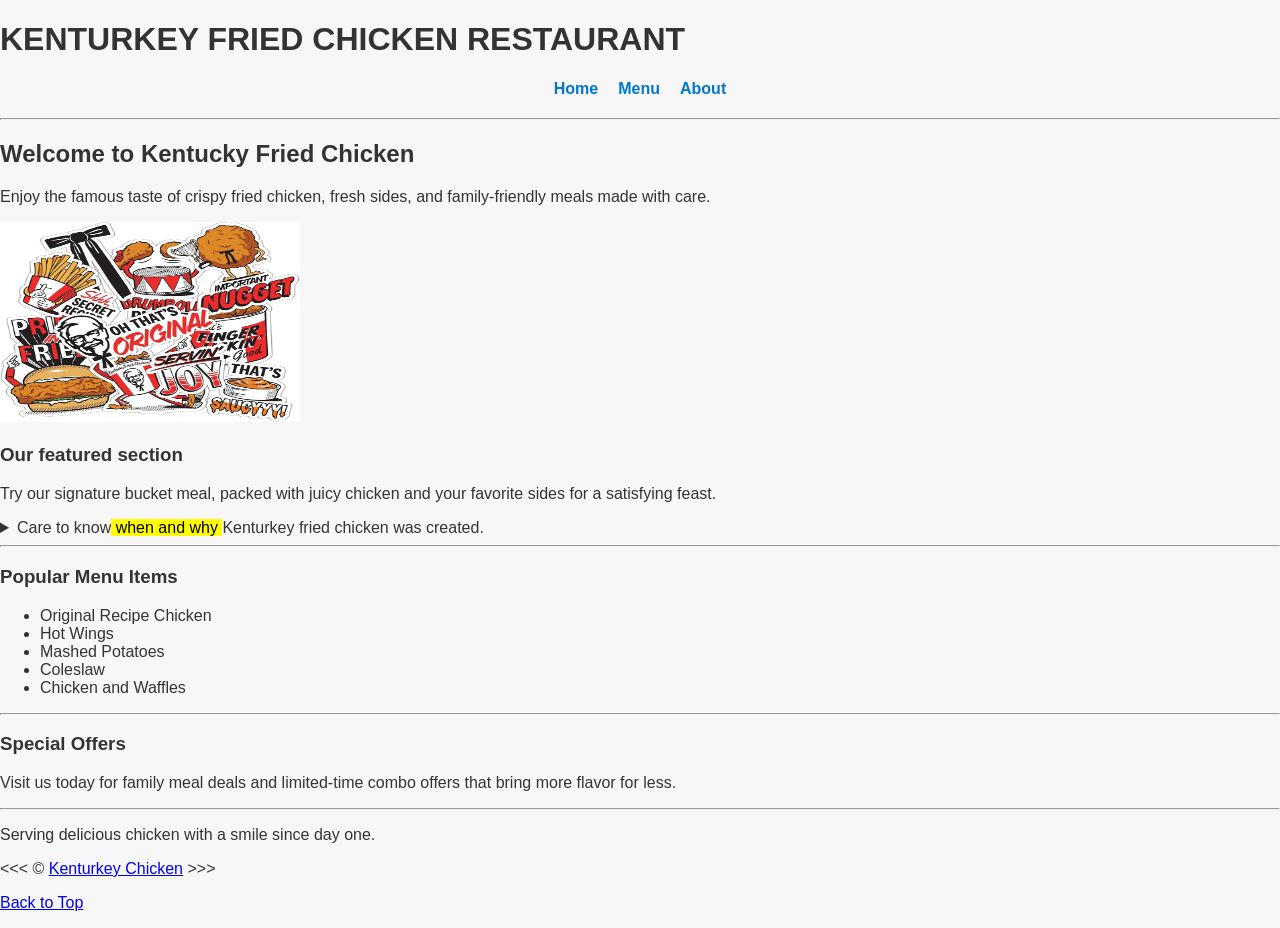
<file: index.html>
<!DOCTYPE html>
<html lang="en">
<head>
    <meta charset="UTF-8">
    <meta name="author" content="Kenturkey">
    <meta name="KFC description" content="this page is all about Kenturkey Fried Chicken">
    <title>KENTURKEY FRIED CHICKEN RESTAURANT</title>
    <link rel="icon" type="image/jpg" href="img/kfc.jpg">
    <link rel="stylesheet" href="main.css">
</head>
<body>
    <header>
        <h1>KENTURKEY FRIED CHICKEN RESTAURANT</h1>
        <nav>
            <ul>
                <li><a href="index.html">Home</a></li>
                <li><a href="menu.html">Menu</a></li>
                <li><a href="about.html">About</a></li>
            </ul>
        </nav>
    </header>
    <hr>
    <main>
    <article>
        <h2>Welcome to Kentucky Fried Chicken</h2>
        <p>Enjoy the famous taste of crispy fried chicken, fresh sides, and family-friendly meals made with care.</p>
        <img src="img/adverte.jpg" alt="Bucket of Kentucky Fried Chicken" width="300" height="200">
        <section id="header">
            <h3>Our featured section</h3>
            <p>Try our signature bucket meal, packed with juicy chicken and your favorite sides for a satisfying feast.</p>
            <aside>
          <details>
            <summary>Care to know<mark> when and why </mark>Kenturkey fried chicken was created.</summary>
            <p>KFC was founded in 1930 in Corbin, Kentucky, by Colonel Harland Sanders.He created it during the Great Depression to make extra money by selling hot meals to hungry travelers at his roadside service station.</p>
          </details>
        </aside>
        </section>
<hr>
        <section id="menu-highlights">
            <h3>Popular Menu Items</h3>
            <ul>
                <li>Original Recipe Chicken</li>
                <li>Hot Wings</li>
                <li>Mashed Potatoes</li>
                <li>Coleslaw</li>
                <li>Chicken and Waffles</li>
            </ul>
        </section>
<hr>
        <section id="offers">
            <h3>Special Offers</h3>
            <p>Visit us today for family meal deals and limited-time combo offers that bring more flavor for less.</p>
        </section>
    </article>
    </main>
<hr>
    <footer>
        <p>Serving delicious chicken with a smile since day one.</p>
     <p>
      &lt;&lt;&lt; &copy; <a href="about.html">Kenturkey Chicken</a> &gt;&gt;&gt;
      </p>
      <p>
        <a href="#">Back to Top</a>
      </p>
      </footer>
</body>
</html>
</file>
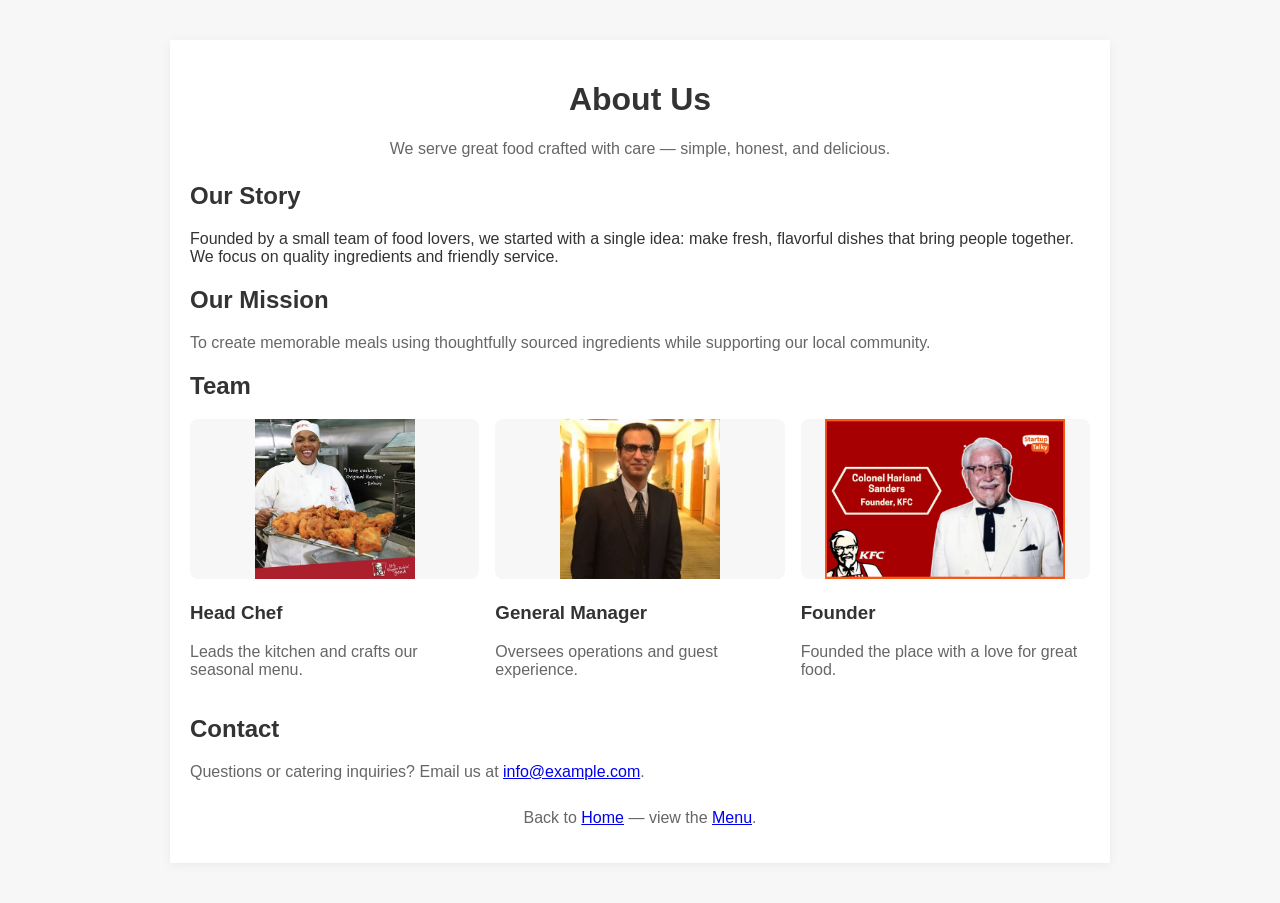
<file: about.html>
<!DOCTYPE html>
<html lang="en">
<head>
	<meta charset="utf-8">
	<meta name="viewport" content="width=device-width,initial-scale=1">
	<title>About Us</title>
	<link rel="stylesheet" href="main.css">
	<style>
		.team { display:grid; grid-template-columns:repeat(auto-fit,minmax(200px,1fr)); gap:16px; }
		.team-member img { width:100%; height:160px; object-fit:contain; object-position:center; border-radius:8px; background:#f7f7f7; }
		.muted { color:#666; }
	</style>
</head>
<body>
	<main class="container">
		<header class="about-hero">
			<h1>About Us</h1>
			<p class="muted">We serve great food crafted with care — simple, honest, and delicious.</p>
		</header>

		<section aria-labelledby="story">
			<h2 id="story">Our Story</h2>
			<p>Founded by a small team of food lovers, we started with a single idea: make fresh, flavorful dishes that bring people together. We focus on quality ingredients and friendly service.</p>
		</section>

		<section aria-labelledby="mission">
			<h2 id="mission">Our Mission</h2>
			<p class="muted">To create memorable meals using thoughtfully sourced ingredients while supporting our local community.</p>
		</section>

		<section aria-labelledby="team">
			<h2 id="team">Team</h2>
			<div class="team">
				<article class="team-member">
					<img src="img/chef.jpg" alt="Chef portrait">
					<h3>Head Chef</h3>
					<p class="muted">Leads the kitchen and crafts our seasonal menu.</p>
				</article>
				<article class="team-member">
					<img src="img/manager.jpg" alt="Manager portrait">
					<h3>General Manager</h3>
					<p class="muted">Oversees operations and guest experience.</p>
				</article>
				<article class="team-member">
					<img src="img/founder.jpg" alt="Founder portrait">
					<h3>Founder</h3>
					<p class="muted">Founded the place with a love for great food.</p>
				</article>
			</div>
		</section>

		<section aria-labelledby="contact">
			<h2 id="contact">Contact</h2>
			<p class="muted">Questions or catering inquiries? Email us at <a href="mailto:info@example.com">info@example.com</a>.</p>
		</section>

		<footer style="margin-top:28px; text-align:center;" aria-label="site footer">
			<p class="muted">Back to <a href="index.html">Home</a> — view the <a href="menu.html">Menu</a>.</p>
		</footer>
	</main>
</body>
</html>
</file>
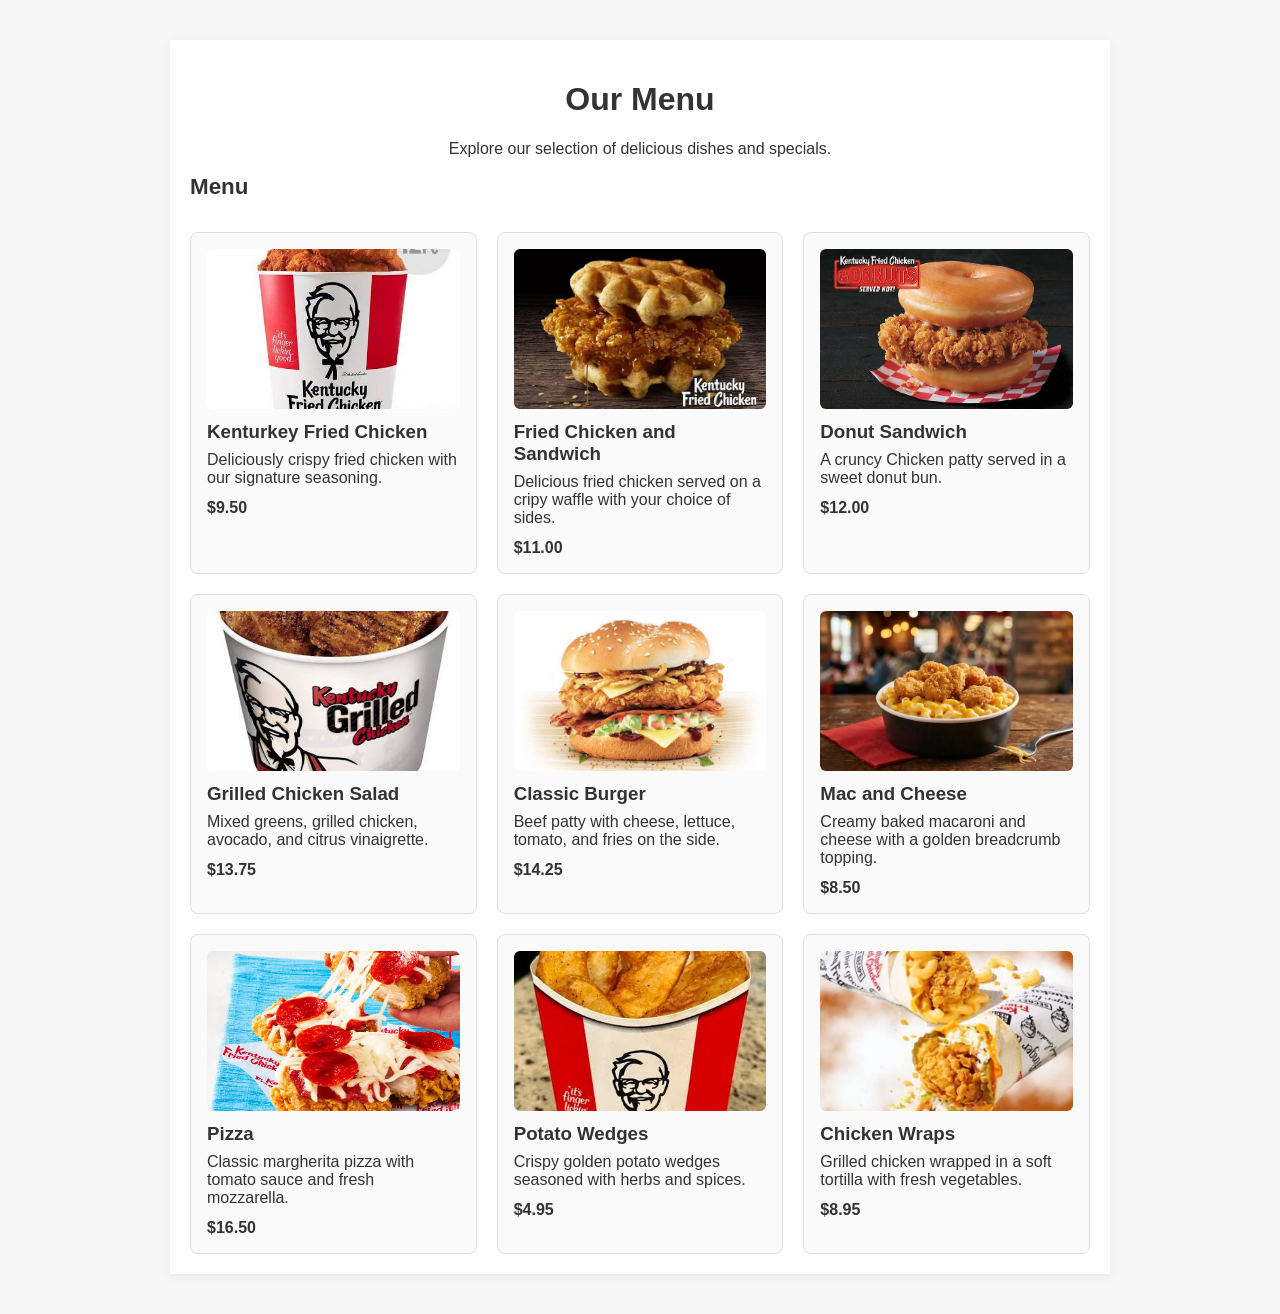
<file: menu.html>
<!DOCTYPE html>
<html lang="en">
    <head>
        <meta charset="UTF-8">
        <meta name="viewport" content="width=device-width, initial-scale=1.0">
        <title>Menu</title>
        <link rel="stylesheet" href="main.css">
        <style>
            .menu-grid {
                display: grid;
                gap: 20px;
                grid-template-columns: repeat(auto-fit, minmax(240px, 1fr));
            }

            .menu-item {
                border: 1px solid #e0e0e0;
                padding: 16px;
                border-radius: 8px;
                background: #fafafa;
            }

            .item-image {
                width: 100%;
                height: 160px;
                object-fit: cover;
                object-position: center;
                border-radius: 6px;
                margin-bottom: 12px;
                display: block;
            }

            .section-heading {
                margin: 0 0 12px;
                font-size: 1.4rem;
                grid-column: 1 / -1;
                text-align: left;
            }
        </style>
    </head>

    <body>
        <main class="container">
            <header class="menu-header">
                <h1>Our Menu</h1>
                <p>Explore our selection of delicious dishes and specials.</p>
            </header>

            <!-- Top menu image removed as requested -->

            <section id="menu" class="menu-grid">
                <h2 class="section-heading">Menu</h2>

                <article class="menu-item">
                    <img src="img/kenturkey-fried-chicken.jpg" alt="Kenturkey Fried Chicken" class="item-image">
                    <h3>Kenturkey Fried Chicken</h3>
                    <p>Deliciously crispy fried chicken with our signature seasoning.</p>
                    <strong>$9.50</strong>
                </article>

                <article class="menu-item">
                    <img src="img/fried-chicken-and-sandwich.jpg" alt="Fried Chicken and Sandwich" class="item-image">
                    <h3>Fried Chicken and Sandwich</h3>
                    <p>Delicious fried chicken served on a cripy waffle with your choice of sides.</p>
                    <strong>$11.00</strong>
                </article>

                <article class="menu-item">
                    <img src="img/donut-sandwich.jpg" alt="Donut Sandwich" class="item-image">
                    <h3>Donut Sandwich</h3>
                    <p>A cruncy Chicken patty served in a sweet donut bun.</p>
                    <strong>$12.00</strong>
                </article>

                <article class="menu-item">
                    <img src="img/grilled-chicken.jpg" alt="Grilled Chicken Salad" class="item-image">
                    <h3>Grilled Chicken Salad</h3>
                    <p>Mixed greens, grilled chicken, avocado, and citrus vinaigrette.</p>
                    <strong>$13.75</strong>
                </article>

                <article class="menu-item">
                    <img src="img/classic-burger.jpg" alt="Classic Burger" class="item-image">
                    <h3>Classic Burger</h3>
                    <p>Beef patty with cheese, lettuce, tomato, and fries on the side.</p>
                    <strong>$14.25</strong>
                </article>

                <article class="menu-item">
                    <img src="img/mack-and-cheese.jpg" alt="Mac and Cheese" class="item-image">
                    <h3>Mac and Cheese</h3>
                    <p>Creamy baked macaroni and cheese with a golden breadcrumb topping.</p>
                    <strong>$8.50</strong>
                </article>

                <article class="menu-item">
                    <img src="img/pizza.jpg" alt="Pizza" class="item-image">
                    <h3>Pizza</h3>
                    <p>Classic margherita pizza with tomato sauce and fresh mozzarella.</p>
                    <strong>$16.50</strong>
                </article>

                <article class="menu-item">
                    <img src="img/potato-wedges.jpg" alt="Potato Wedges" class="item-image">
                    <h3>Potato Wedges</h3>
                    <p>Crispy golden potato wedges seasoned with herbs and spices.</p>
                    <strong>$4.95</strong>
                </article>

                <article class="menu-item">
                    <img src="img/chicken-wraps.jpg" alt="Chicken Wraps" class="item-image">
                    <h3>Chicken Wraps</h3>
                    <p>Grilled chicken wrapped in a soft tortilla with fresh vegetables.</p>
                    <strong>$8.95</strong>
                </article>
            </section>
        </main>
    </body>
</html>
</file>
<file: main.css>
body {
            font-family: Arial, sans-serif;
            margin: 0;
            padding: 0;
            background: #f7f7f7;
            color: #333;
        }
        .container {
            max-width: 900px;
            margin: 40px auto;
            padding: 20px;
            background: #fff;
            box-shadow: 0 2px 10px rgba(0,0,0,0.1);
        }
        .menu-header {
            text-align: center;
        }
        nav ul {
            list-style: none;
            padding: 0;
            margin: 20px 0;
            display: flex;
            justify-content: center;
            gap: 20px;
        }
        nav a {
            text-decoration: none;
            color: #0077cc;
            font-weight: 600;
        }
        .menu-grid {
            display: grid;
            gap: 20px;
            grid-template-columns: repeat(auto-fit, minmax(240px, 1fr));
        }
        .menu-item {
            border: 1px solid #e0e0e0;
            padding: 16px;
            border-radius: 8px;
            background: #fafafa;
        }
        .menu-item h3 {
            margin: 0 0 8px;
        }
        .menu-item p {
            margin: 0 0 12px;
        }
        .menu-image {
            width: 100%;
            height: auto;
            display: block;
            border-radius: 8px;
        }
        .container { max-width:900px; margin:40px auto; padding:20px; background:#fff; box-shadow:0 2px 10px rgba(0,0,0,0.06); }
		.about-hero { text-align:center; margin-bottom:24px; }
		.team { display:grid; grid-template-columns:repeat(auto-fit,minmax(200px,1fr)); gap:16px; }
		.team-member img { width:100%; height:160px; object-fit:cover; border-radius:8px; }
		.muted { color:#666; }
          .menu-grid {
                display: grid;
                gap: 20px;
                grid-template-columns: repeat(auto-fit, minmax(240px, 1fr));
            }

            .menu-item {
                border: 1px solid #e0e0e0;
                padding: 16px;
                border-radius: 8px;
                background: #fafafa;
            }

            .item-image {
                width: 100%;
                height: 160px;
                object-fit: cover;
                border-radius: 6px;
                margin-bottom: 12px;
                display: block;
            }

            .section-heading {
                margin: 0 0 12px;
                font-size: 1.4rem;
                grid-column: 1 / -1;
                text-align: left;
            }
</file>
